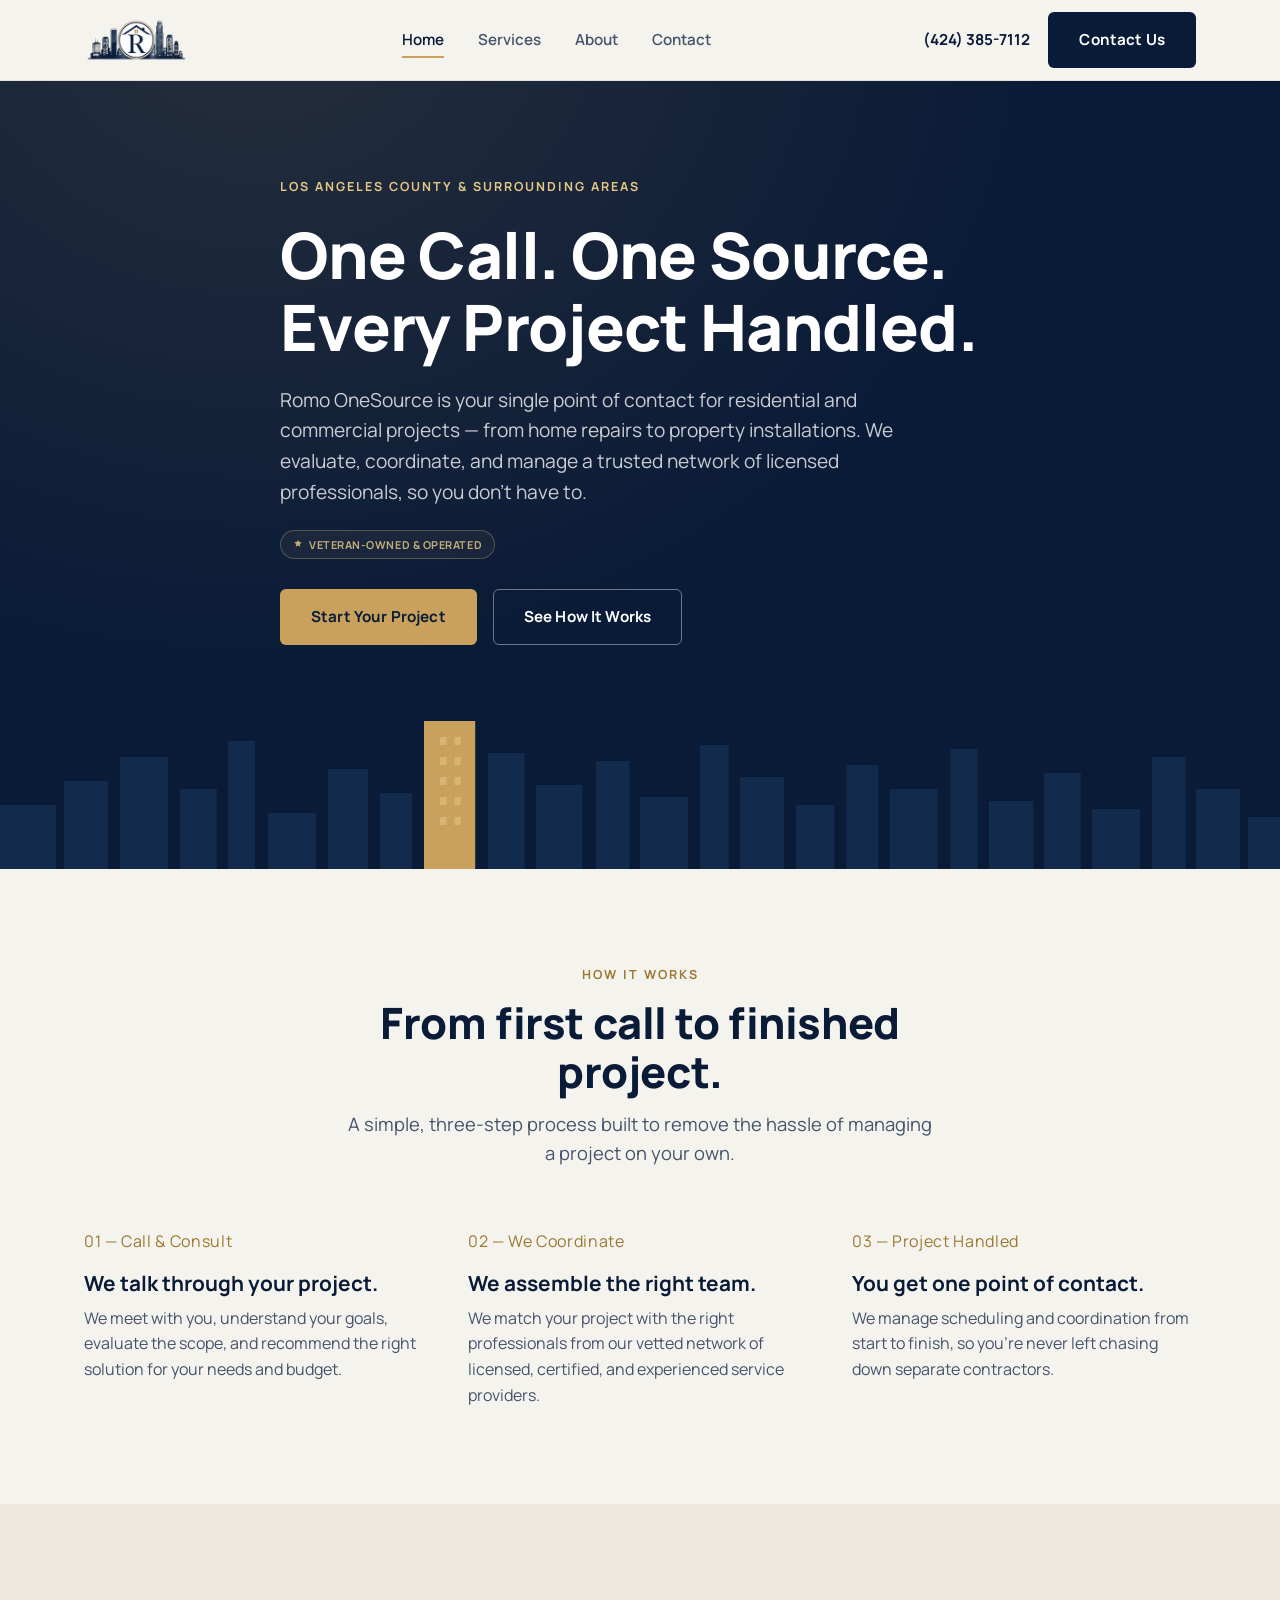
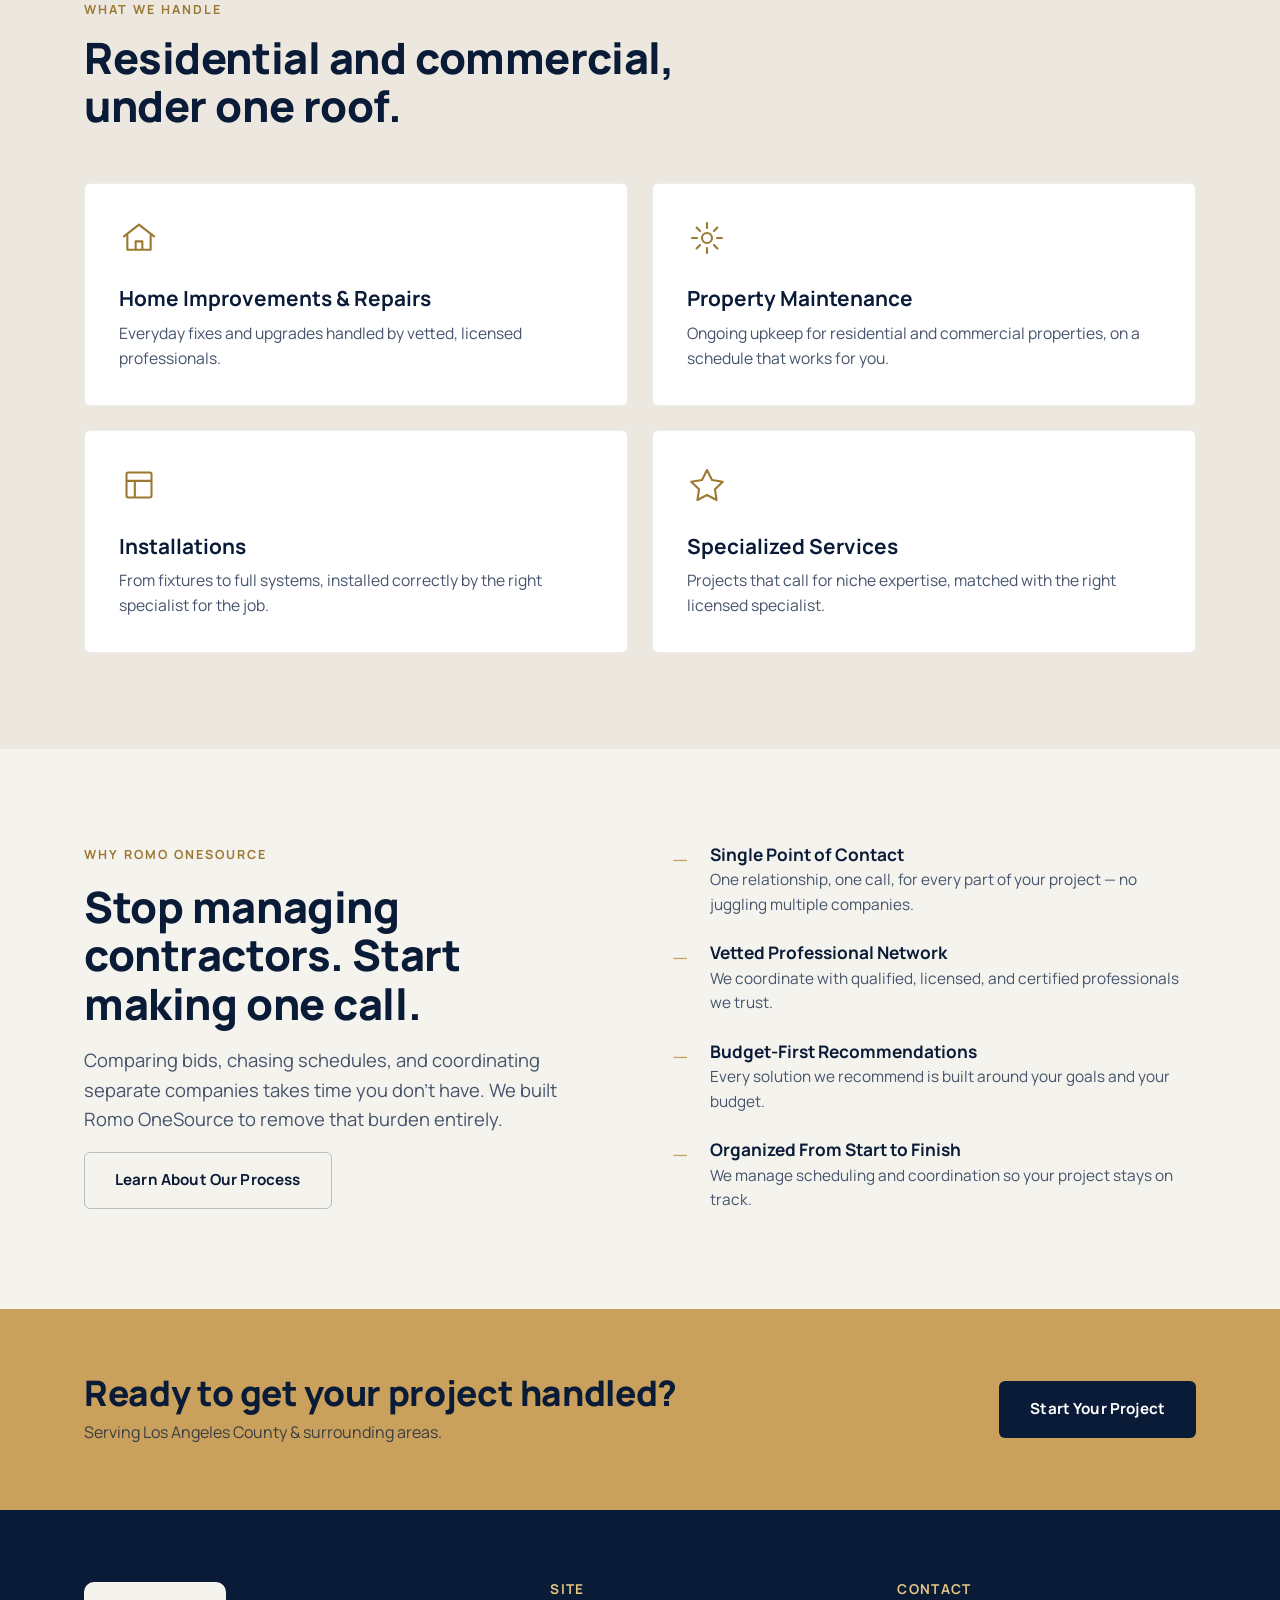
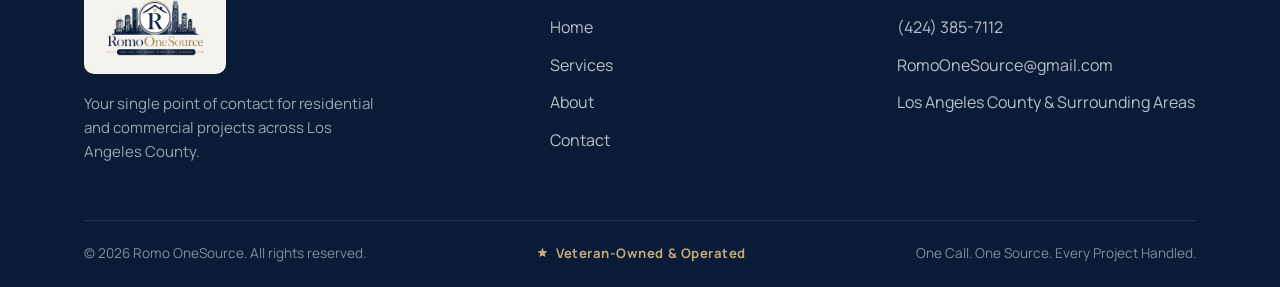
<file: index.html>
<!DOCTYPE html>
<html lang="en">
<head>
<meta charset="UTF-8">
<meta name="viewport" content="width=device-width, initial-scale=1.0">
<title>Romo OneSource | One Call. One Source. Every Project Handled.</title>
<meta name="description" content="Romo OneSource is your single point of contact for residential and commercial projects across Los Angeles County — home improvements, repairs, maintenance, installations, and specialized services.">
<link rel="icon" href="assets/logo.png">
<link rel="preconnect" href="https://fonts.googleapis.com">
<link rel="preconnect" href="https://fonts.gstatic.com" crossorigin>
<link href="https://fonts.googleapis.com/css2?family=Manrope:wght@400;500;600;700;800&display=swap" rel="stylesheet">
<link rel="stylesheet" href="css/style.css">
</head>
<body>

<header class="site-header">
  <div class="container">
    <a href="index.html" class="brand" aria-label="Romo OneSource home">
      <img src="assets/logo-icon.png" alt="Romo OneSource">
    </a>
    <nav>
      <ul class="nav-links" id="navLinks">
        <li><a href="index.html" aria-current="page">Home</a></li>
        <li><a href="services.html">Services</a></li>
        <li><a href="about.html">About</a></li>
        <li><a href="contact.html">Contact</a></li>
      </ul>
    </nav>
    <div class="header-actions">
      <a class="header-phone" href="tel:14243857112">(424) 385-7112</a>
      <a class="btn btn-ink" href="contact.html">Contact Us</a>
      <button class="nav-toggle" id="navToggle" aria-label="Toggle menu" aria-expanded="false" aria-controls="navLinks">
        <span></span><span></span><span></span>
      </button>
    </div>
  </div>
</header>

<section class="hero">
  <div class="container hero-inner">
    <span class="eyebrow on-dark">Los Angeles County &amp; Surrounding Areas</span>
    <h1>One Call. One Source.<br>Every Project Handled.</h1>
    <p class="lede">Romo OneSource is your single point of contact for residential and commercial projects — from home repairs to property installations. We evaluate, coordinate, and manage a trusted network of licensed professionals, so you don't have to.</p>
    <span class="badge-veteran-sm">
      <svg viewBox="0 0 24 24" fill="currentColor" xmlns="http://www.w3.org/2000/svg"><path d="M12 1.5l2.6 5.9 6.4.6-4.8 4.3 1.4 6.3L12 15.6l-5.6 3 1.4-6.3-4.8-4.3 6.4-.6L12 1.5z"/></svg>
      Veteran-Owned &amp; Operated
    </span>
    <div class="hero-actions">
      <a class="btn btn-brass" href="contact.html">Start Your Project</a>
      <a class="btn btn-outline-dark" href="#how-it-works">See How It Works</a>
    </div>
  </div>
  <svg class="skyline-divider hero-skyline" viewBox="0 0 1600 200" preserveAspectRatio="none" xmlns="http://www.w3.org/2000/svg" aria-hidden="true">
    <rect class="building" x="0" y="120" width="70" height="80"/>
    <rect class="building" x="80" y="90" width="55" height="110"/>
    <rect class="building" x="150" y="60" width="60" height="140"/>
    <rect class="building" x="225" y="100" width="46" height="100"/>
    <rect class="building" x="285" y="40" width="34" height="160"/>
    <rect class="building" x="335" y="130" width="60" height="70"/>
    <rect class="building" x="410" y="75" width="50" height="125"/>
    <rect class="building" x="475" y="105" width="40" height="95"/>
    <rect class="building-accent" x="530" y="15" width="64" height="185"/>
    <rect class="building" x="610" y="55" width="46" height="145"/>
    <rect class="building" x="670" y="95" width="58" height="105"/>
    <rect class="building" x="745" y="65" width="42" height="135"/>
    <rect class="building" x="800" y="110" width="60" height="90"/>
    <rect class="building" x="875" y="45" width="36" height="155"/>
    <rect class="building" x="925" y="85" width="55" height="115"/>
    <rect class="building" x="995" y="120" width="48" height="80"/>
    <rect class="building" x="1058" y="70" width="40" height="130"/>
    <rect class="building" x="1112" y="100" width="60" height="100"/>
    <rect class="building" x="1188" y="50" width="34" height="150"/>
    <rect class="building" x="1236" y="115" width="56" height="85"/>
    <rect class="building" x="1305" y="80" width="46" height="120"/>
    <rect class="building" x="1365" y="125" width="60" height="75"/>
    <rect class="building" x="1440" y="60" width="42" height="140"/>
    <rect class="building" x="1495" y="100" width="55" height="100"/>
    <rect class="building" x="1560" y="135" width="40" height="65"/>
    <g class="window">
      <rect x="550" y="35" width="8" height="10"/><rect x="550" y="60" width="8" height="10"/><rect x="550" y="85" width="8" height="10"/><rect x="550" y="110" width="8" height="10"/><rect x="550" y="135" width="8" height="10"/>
      <rect x="568" y="35" width="8" height="10"/><rect x="568" y="60" width="8" height="10"/><rect x="568" y="85" width="8" height="10"/><rect x="568" y="110" width="8" height="10"/><rect x="568" y="135" width="8" height="10"/>
    </g>
  </svg>
</section>

<section class="section" id="how-it-works">
  <div class="container">
    <div class="section-head center">
      <span class="eyebrow">How It Works</span>
      <h2>From first call to finished project.</h2>
      <p class="lede" style="margin: 0 auto;">A simple, three-step process built to remove the hassle of managing a project on your own.</p>
    </div>
    <div class="process">
      <div class="process-step">
        <span class="process-tag">01 — Call &amp; Consult</span>
        <h3>We talk through your project.</h3>
        <p>We meet with you, understand your goals, evaluate the scope, and recommend the right solution for your needs and budget.</p>
      </div>
      <div class="process-step">
        <span class="process-tag">02 — We Coordinate</span>
        <h3>We assemble the right team.</h3>
        <p>We match your project with the right professionals from our vetted network of licensed, certified, and experienced service providers.</p>
      </div>
      <div class="process-step">
        <span class="process-tag">03 — Project Handled</span>
        <h3>You get one point of contact.</h3>
        <p>We manage scheduling and coordination from start to finish, so you're never left chasing down separate contractors.</p>
      </div>
    </div>
  </div>
</section>

<section class="section section-alt">
  <div class="container">
    <div class="section-head">
      <span class="eyebrow">What We Handle</span>
      <h2>Residential and commercial, under one roof.</h2>
    </div>
    <div class="services-grid">
      <div class="service-card">
        <svg class="service-icon" viewBox="0 0 48 48" fill="none" xmlns="http://www.w3.org/2000/svg"><path d="M6 22 24 8l18 14" stroke="currentColor" stroke-width="2.5" stroke-linecap="round" stroke-linejoin="round"/><path d="M10 20v18h28V20" stroke="currentColor" stroke-width="2.5" stroke-linejoin="round"/><path d="M20 38v-10h8v10" stroke="currentColor" stroke-width="2.5" stroke-linejoin="round"/></svg>
        <h3>Home Improvements &amp; Repairs</h3>
        <p>Everyday fixes and upgrades handled by vetted, licensed professionals.</p>
      </div>
      <div class="service-card">
        <svg class="service-icon" viewBox="0 0 48 48" fill="none" xmlns="http://www.w3.org/2000/svg"><circle cx="24" cy="24" r="6" stroke="currentColor" stroke-width="2.5"/><path d="M24 6v6M24 36v6M42 24h-6M12 24H6M36.5 11.5l-4.2 4.2M15.7 32.3l-4.2 4.2M36.5 36.5l-4.2-4.2M15.7 15.7l-4.2-4.2" stroke="currentColor" stroke-width="2.5" stroke-linecap="round"/></svg>
        <h3>Property Maintenance</h3>
        <p>Ongoing upkeep for residential and commercial properties, on a schedule that works for you.</p>
      </div>
      <div class="service-card">
        <svg class="service-icon" viewBox="0 0 48 48" fill="none" xmlns="http://www.w3.org/2000/svg"><rect x="9" y="9" width="30" height="30" rx="2" stroke="currentColor" stroke-width="2.5"/><path d="M9 19h30M19 39V19" stroke="currentColor" stroke-width="2.5"/></svg>
        <h3>Installations</h3>
        <p>From fixtures to full systems, installed correctly by the right specialist for the job.</p>
      </div>
      <div class="service-card">
        <svg class="service-icon" viewBox="0 0 48 48" fill="none" xmlns="http://www.w3.org/2000/svg"><path d="M24 6 30 18l13 2-9.5 9 2 13L24 36l-11.5 6 2-13L5 20l13-2 6-12Z" stroke="currentColor" stroke-width="2.5" stroke-linejoin="round"/></svg>
        <h3>Specialized Services</h3>
        <p>Projects that call for niche expertise, matched with the right licensed specialist.</p>
      </div>
    </div>
  </div>
</section>

<section class="section">
  <div class="container split">
    <div class="stack">
      <span class="eyebrow">Why Romo OneSource</span>
      <h2>Stop managing contractors. Start making one call.</h2>
      <p class="lede">Comparing bids, chasing schedules, and coordinating separate companies takes time you don't have. We built Romo OneSource to remove that burden entirely.</p>
      <a class="btn btn-outline-light" href="about.html" style="width: fit-content;">Learn About Our Process</a>
    </div>
    <ul class="value-list">
      <li>
        <span class="mark">—</span>
        <div>
          <h3>Single Point of Contact</h3>
          <p>One relationship, one call, for every part of your project — no juggling multiple companies.</p>
        </div>
      </li>
      <li>
        <span class="mark">—</span>
        <div>
          <h3>Vetted Professional Network</h3>
          <p>We coordinate with qualified, licensed, and certified professionals we trust.</p>
        </div>
      </li>
      <li>
        <span class="mark">—</span>
        <div>
          <h3>Budget-First Recommendations</h3>
          <p>Every solution we recommend is built around your goals and your budget.</p>
        </div>
      </li>
      <li>
        <span class="mark">—</span>
        <div>
          <h3>Organized From Start to Finish</h3>
          <p>We manage scheduling and coordination so your project stays on track.</p>
        </div>
      </li>
    </ul>
  </div>
</section>

<section class="cta-band">
  <div class="container cta-band-inner">
    <div>
      <h2>Ready to get your project handled?</h2>
      <p>Serving Los Angeles County &amp; surrounding areas.</p>
    </div>
    <a class="btn btn-ink" href="contact.html">Start Your Project</a>
  </div>
</section>

<footer class="site-footer">
  <div class="container">
    <div class="footer-grid">
      <div class="footer-brand">
        <div class="footer-logo-plate">
          <img src="assets/logo.png" alt="Romo OneSource">
        </div>
        <p>Your single point of contact for residential and commercial projects across Los Angeles County.</p>
      </div>
      <div class="footer-col">
        <h3>Site</h3>
        <ul>
          <li><a href="index.html">Home</a></li>
          <li><a href="services.html">Services</a></li>
          <li><a href="about.html">About</a></li>
          <li><a href="contact.html">Contact</a></li>
        </ul>
      </div>
      <div class="footer-col">
        <h3>Contact</h3>
        <ul>
          <li><a href="tel:14243857112">(424) 385-7112</a></li>
          <li><a href="mailto:RomoOneSource@gmail.com">RomoOneSource@gmail.com</a></li>
          <li>Los Angeles County &amp; Surrounding Areas</li>
        </ul>
      </div>
    </div>
    <div class="footer-bottom">
      <span>© <span id="year"></span> Romo OneSource. All rights reserved.</span>
      <span class="footer-bottom-badge">
        <svg viewBox="0 0 24 24" fill="currentColor" xmlns="http://www.w3.org/2000/svg"><path d="M12 1.5l2.6 5.9 6.4.6-4.8 4.3 1.4 6.3L12 15.6l-5.6 3 1.4-6.3-4.8-4.3 6.4-.6L12 1.5z"/></svg>
        Veteran-Owned &amp; Operated
      </span>
      <span>One Call. One Source. Every Project Handled.</span>
    </div>
  </div>
</footer>

<script src="js/main.js"></script>
</body>
</html>
</file>
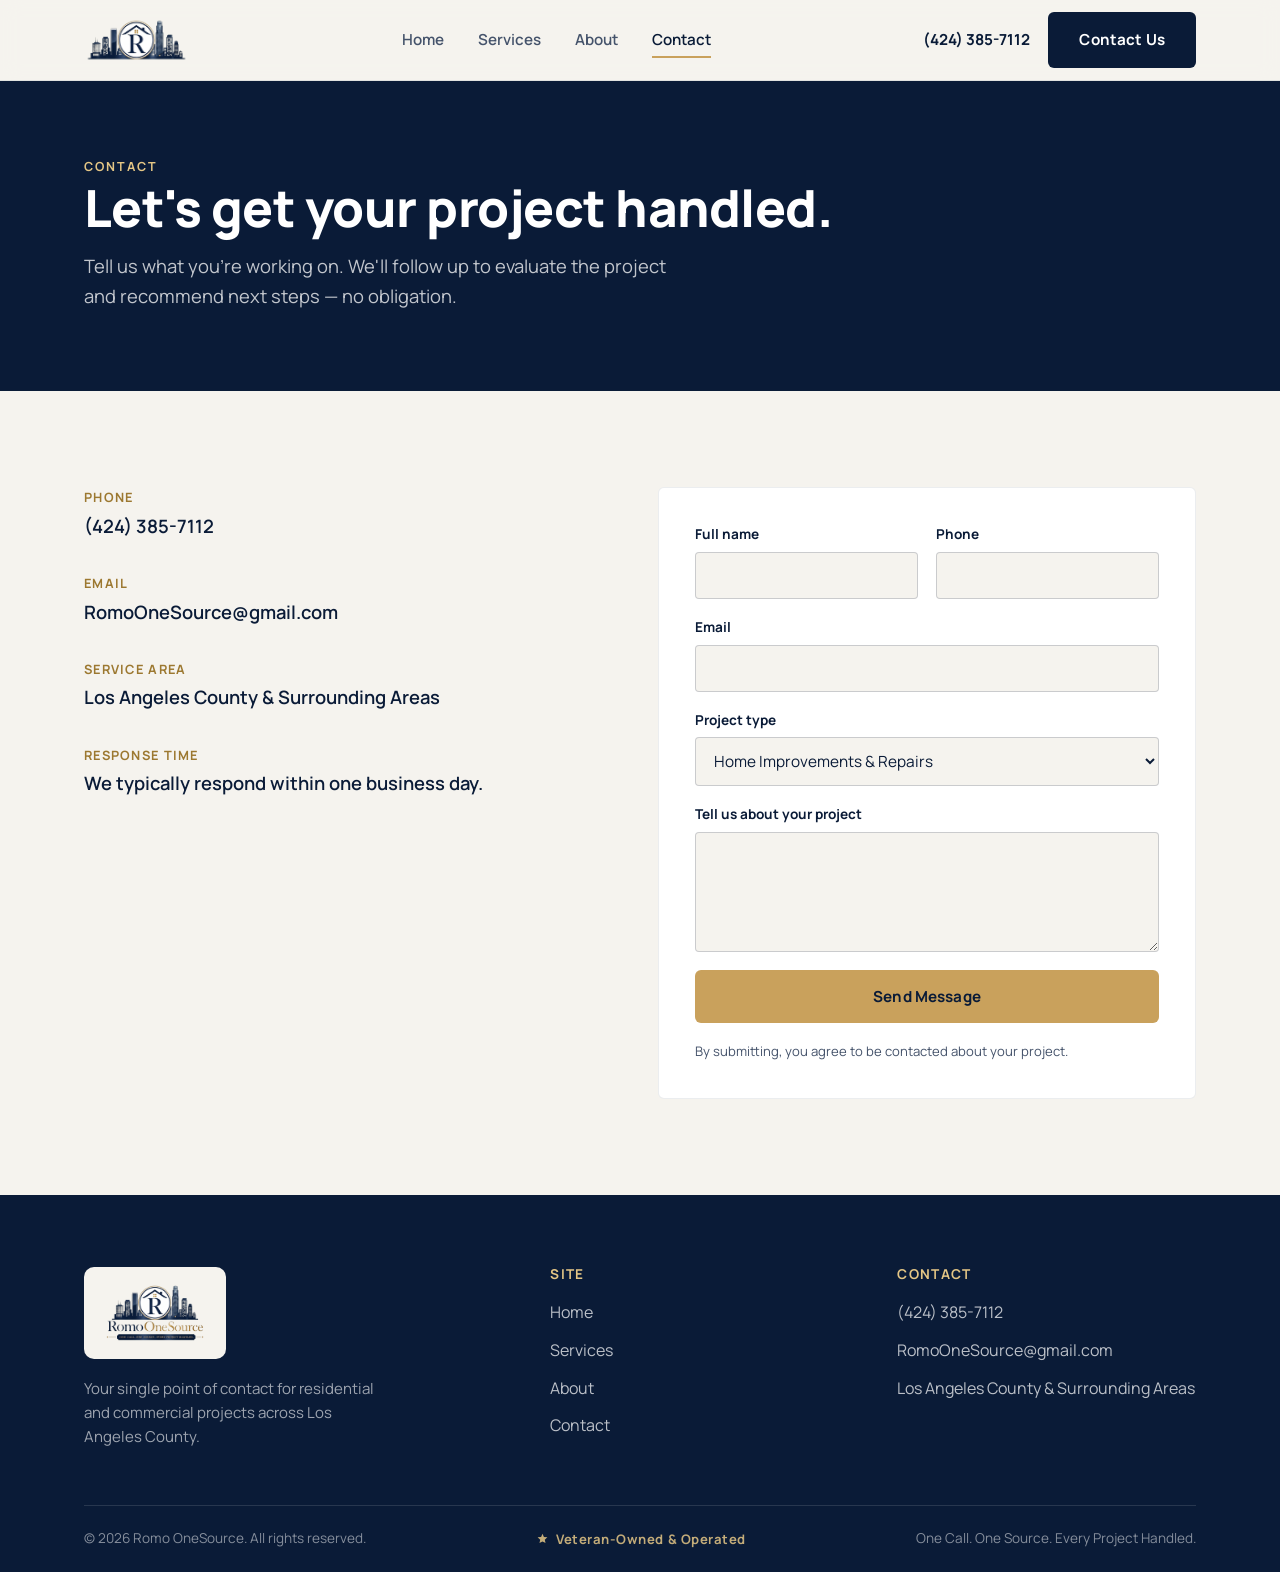
<file: about.html>
<!DOCTYPE html>
<html lang="en">
<head>
<meta charset="UTF-8">
<meta name="viewport" content="width=device-width, initial-scale=1.0">
<title>Contact | Romo OneSource</title>
<meta name="description" content="Reach out to Romo OneSource. Call, email, or send a message and we'll get back to you to evaluate your project.">
<link rel="icon" href="assets/logo.png">
<link rel="preconnect" href="https://fonts.googleapis.com">
<link rel="preconnect" href="https://fonts.gstatic.com" crossorigin>
<link href="https://fonts.googleapis.com/css2?family=Manrope:wght@400;500;600;700;800&display=swap" rel="stylesheet">
<link rel="stylesheet" href="css/style.css">
</head>
<body>

<header class="site-header">
  <div class="container">
    <a href="index.html" class="brand" aria-label="Romo OneSource home">
      <img src="assets/logo-icon.png" alt="Romo OneSource">
    </a>
    <nav>
      <ul class="nav-links" id="navLinks">
        <li><a href="index.html">Home</a></li>
        <li><a href="services.html">Services</a></li>
        <li><a href="about.html">About</a></li>
        <li><a href="contact.html" aria-current="page">Contact</a></li>
      </ul>
    </nav>
    <div class="header-actions">
      <a class="header-phone" href="tel:14243857112">(424) 385-7112</a>
      <a class="btn btn-ink" href="contact.html">Contact Us</a>
      <button class="nav-toggle" id="navToggle" aria-label="Toggle menu" aria-expanded="false" aria-controls="navLinks">
        <span></span><span></span><span></span>
      </button>
    </div>
  </div>
</header>

<section class="page-hero">
  <div class="container">
    <span class="eyebrow on-dark">Contact</span>
    <h1>Let's get your project handled.</h1>
    <p class="lede">Tell us what you're working on. We'll follow up to evaluate the project and recommend next steps — no obligation.</p>
  </div>
</section>

<section class="section">
  <div class="container contact-layout">
    <div class="contact-info">
      <div class="contact-info-item">
        <span class="label">Phone</span>
        <span class="value"><a href="tel:14243857112">(424) 385-7112</a></span>
      </div>
      <div class="contact-info-item">
        <span class="label">Email</span>
        <span class="value"><a href="mailto:RomoOneSource@gmail.com">RomoOneSource@gmail.com</a></span>
      </div>
      <div class="contact-info-item">
        <span class="label">Service Area</span>
        <span class="value">Los Angeles County &amp; Surrounding Areas</span>
      </div>
      <div class="contact-info-item">
        <span class="label">Response Time</span>
        <span class="value">We typically respond within one business day.</span>
      </div>
    </div>

    <form class="contact-form" id="contact-form" action="https://formspree.io/f/mgawbnre" method="POST">
      <div class="form-row">
        <div class="field">
          <label for="name">Full name</label>
          <input type="text" id="name" name="name" required>
        </div>
        <div class="field">
          <label for="phone">Phone</label>
          <input type="tel" id="phone" name="phone" required>
        </div>
      </div>
      <div class="field">
        <label for="email">Email</label>
        <input type="email" id="email" name="email" required>
      </div>
      <div class="field">
        <label for="project-type">Project type</label>
        <select id="project-type" name="project_type">
          <option value="Home Improvements & Repairs">Home Improvements &amp; Repairs</option>
          <option value="Property Maintenance">Property Maintenance</option>
          <option value="Installations">Installations</option>
          <option value="Specialized Services">Specialized Services</option>
          <option value="Not Sure">Not sure yet</option>
        </select>
      </div>
      <div class="field">
        <label for="message">Tell us about your project</label>
        <textarea id="message" name="message" required></textarea>
      </div>
      <input type="hidden" name="_subject" value="New project inquiry — Romo OneSource website">
      <button type="submit" class="btn btn-brass" id="contact-submit-btn">Send Message</button>
      <p class="form-note">By submitting, you agree to be contacted about your project.</p>
      <div id="form-success" class="form-status form-status-success" role="status" hidden>
        Thanks — your message has been sent. We'll be in touch within one business day.
      </div>
      <div id="form-error" class="form-status form-status-error" role="alert" hidden>
        Something went wrong sending your message. Please try again, or email us directly at
        <a href="mailto:RomoOneSource@gmail.com">RomoOneSource@gmail.com</a>.
      </div>
    </form>
  </div>
</section>

<footer class="site-footer">
  <div class="container">
    <div class="footer-grid">
      <div class="footer-brand">
        <div class="footer-logo-plate">
          <img src="assets/logo.png" alt="Romo OneSource">
        </div>
        <p>Your single point of contact for residential and commercial projects across Los Angeles County.</p>
      </div>
      <div class="footer-col">
        <h3>Site</h3>
        <ul>
          <li><a href="index.html">Home</a></li>
          <li><a href="services.html">Services</a></li>
          <li><a href="about.html">About</a></li>
          <li><a href="contact.html">Contact</a></li>
        </ul>
      </div>
      <div class="footer-col">
        <h3>Contact</h3>
        <ul>
          <li><a href="tel:14243857112">(424) 385-7112</a></li>
          <li><a href="mailto:RomoOneSource@gmail.com">RomoOneSource@gmail.com</a></li>
          <li>Los Angeles County &amp; Surrounding Areas</li>
        </ul>
      </div>
    </div>
    <div class="footer-bottom">
      <span>© <span id="year"></span> Romo OneSource. All rights reserved.</span>
      <span class="footer-bottom-badge">
        <svg viewBox="0 0 24 24" fill="currentColor" xmlns="http://www.w3.org/2000/svg"><path d="M12 1.5l2.6 5.9 6.4.6-4.8 4.3 1.4 6.3L12 15.6l-5.6 3 1.4-6.3-4.8-4.3 6.4-.6L12 1.5z"/></svg>
        Veteran-Owned &amp; Operated
      </span>
      <span>One Call. One Source. Every Project Handled.</span>
    </div>
  </div>
</footer>

<script src="js/main.js"></script>
</body>
</html>
</file>
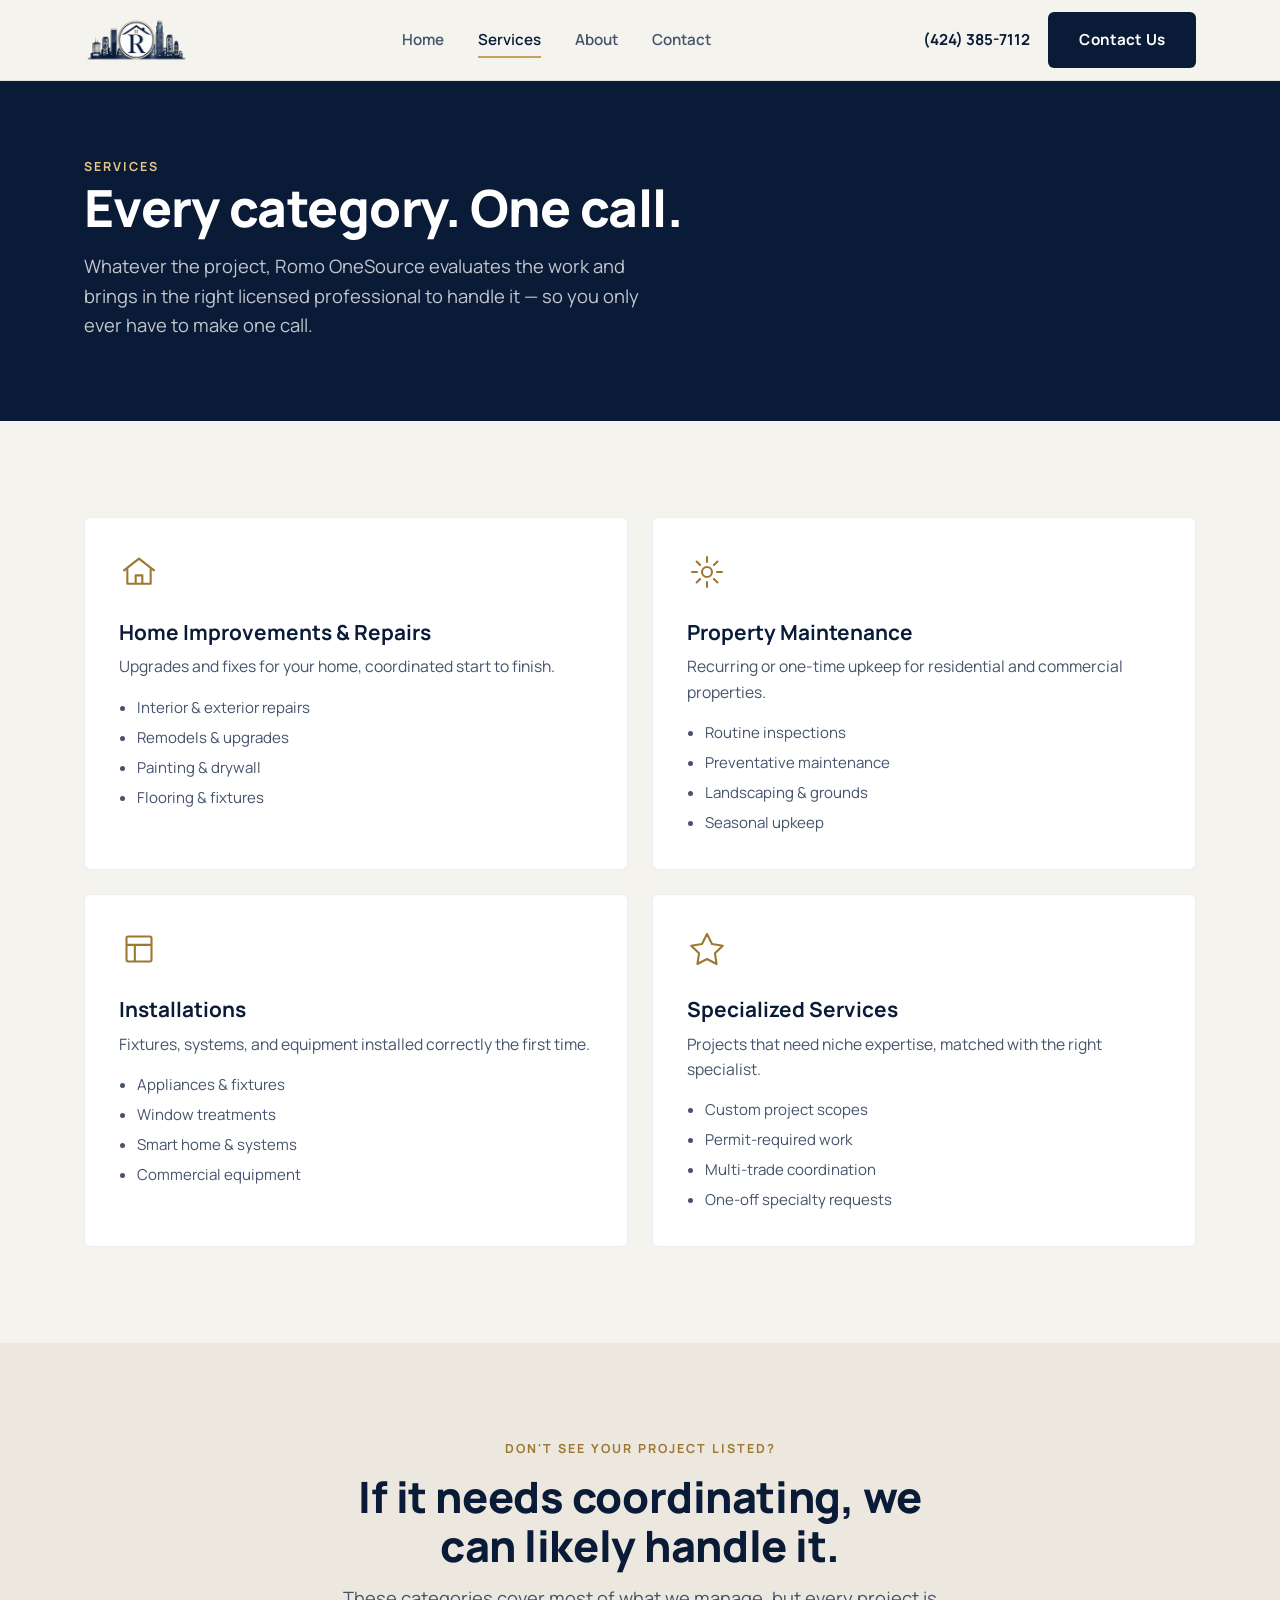
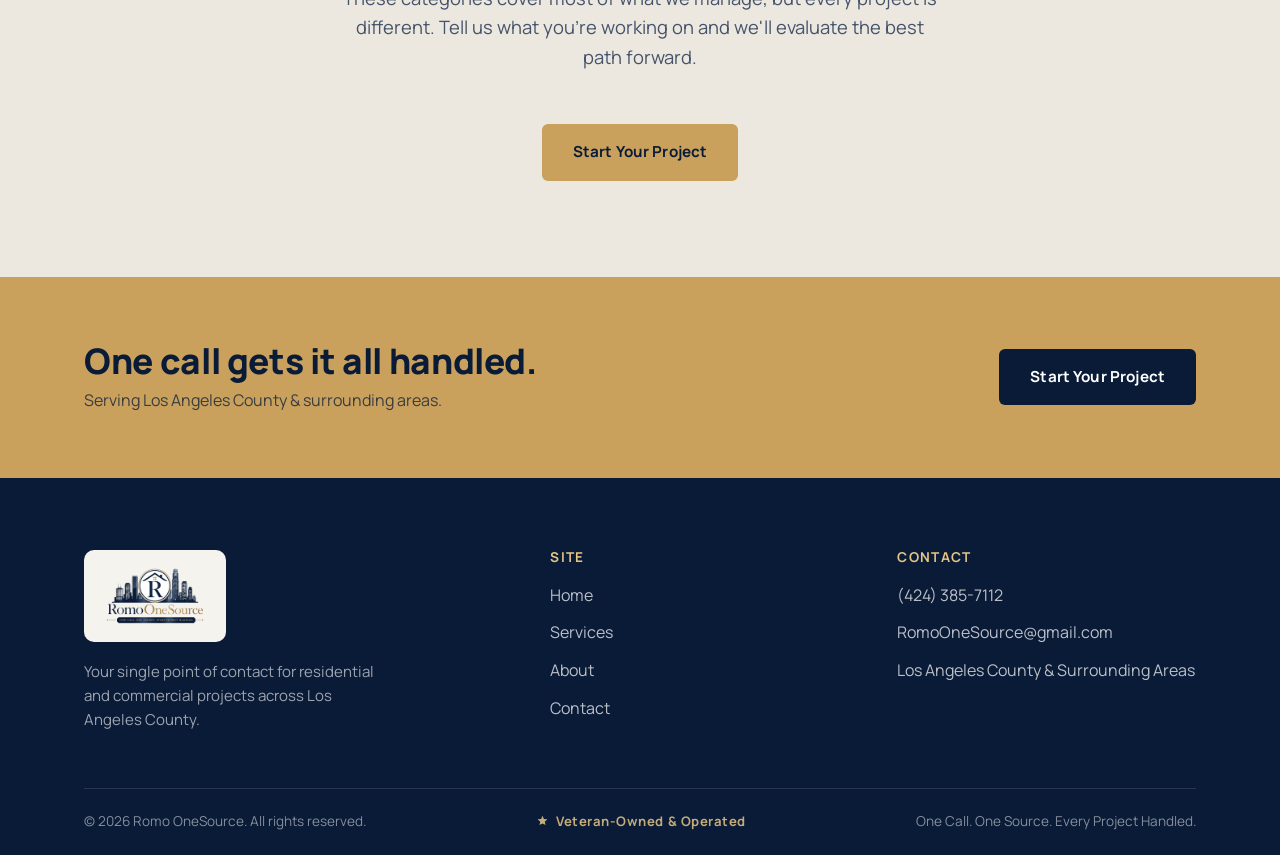
<file: services.html>
<!DOCTYPE html>
<html lang="en">
<head>
<meta charset="UTF-8">
<meta name="viewport" content="width=device-width, initial-scale=1.0">
<title>Services | Romo OneSource</title>
<meta name="description" content="Home improvements & repairs, property maintenance, installations, and specialized services — coordinated through a single point of contact.">
<link rel="icon" href="assets/logo.png">
<link rel="preconnect" href="https://fonts.googleapis.com">
<link rel="preconnect" href="https://fonts.gstatic.com" crossorigin>
<link href="https://fonts.googleapis.com/css2?family=Manrope:wght@400;500;600;700;800&display=swap" rel="stylesheet">
<link rel="stylesheet" href="css/style.css">
</head>
<body>

<header class="site-header">
  <div class="container">
    <a href="index.html" class="brand" aria-label="Romo OneSource home">
      <img src="assets/logo-icon.png" alt="Romo OneSource">
    </a>
    <nav>
      <ul class="nav-links" id="navLinks">
        <li><a href="index.html">Home</a></li>
        <li><a href="services.html" aria-current="page">Services</a></li>
        <li><a href="about.html">About</a></li>
        <li><a href="contact.html">Contact</a></li>
      </ul>
    </nav>
    <div class="header-actions">
      <a class="header-phone" href="tel:14243857112">(424) 385-7112</a>
      <a class="btn btn-ink" href="contact.html">Contact Us</a>
      <button class="nav-toggle" id="navToggle" aria-label="Toggle menu" aria-expanded="false" aria-controls="navLinks">
        <span></span><span></span><span></span>
      </button>
    </div>
  </div>
</header>

<section class="page-hero">
  <div class="container">
    <span class="eyebrow on-dark">Services</span>
    <h1>Every category. One call.</h1>
    <p class="lede">Whatever the project, Romo OneSource evaluates the work and brings in the right licensed professional to handle it — so you only ever have to make one call.</p>
  </div>
</section>

<section class="section">
  <div class="container">
    <div class="services-grid">
      <div class="service-card">
        <svg class="service-icon" viewBox="0 0 48 48" fill="none" xmlns="http://www.w3.org/2000/svg"><path d="M6 22 24 8l18 14" stroke="currentColor" stroke-width="2.5" stroke-linecap="round" stroke-linejoin="round"/><path d="M10 20v18h28V20" stroke="currentColor" stroke-width="2.5" stroke-linejoin="round"/><path d="M20 38v-10h8v10" stroke="currentColor" stroke-width="2.5" stroke-linejoin="round"/></svg>
        <h3>Home Improvements &amp; Repairs</h3>
        <p>Upgrades and fixes for your home, coordinated start to finish.</p>
        <ul>
          <li>Interior &amp; exterior repairs</li>
          <li>Remodels &amp; upgrades</li>
          <li>Painting &amp; drywall</li>
          <li>Flooring &amp; fixtures</li>
        </ul>
      </div>
      <div class="service-card">
        <svg class="service-icon" viewBox="0 0 48 48" fill="none" xmlns="http://www.w3.org/2000/svg"><circle cx="24" cy="24" r="6" stroke="currentColor" stroke-width="2.5"/><path d="M24 6v6M24 36v6M42 24h-6M12 24H6M36.5 11.5l-4.2 4.2M15.7 32.3l-4.2 4.2M36.5 36.5l-4.2-4.2M15.7 15.7l-4.2-4.2" stroke="currentColor" stroke-width="2.5" stroke-linecap="round"/></svg>
        <h3>Property Maintenance</h3>
        <p>Recurring or one-time upkeep for residential and commercial properties.</p>
        <ul>
          <li>Routine inspections</li>
          <li>Preventative maintenance</li>
          <li>Landscaping &amp; grounds</li>
          <li>Seasonal upkeep</li>
        </ul>
      </div>
      <div class="service-card">
        <svg class="service-icon" viewBox="0 0 48 48" fill="none" xmlns="http://www.w3.org/2000/svg"><rect x="9" y="9" width="30" height="30" rx="2" stroke="currentColor" stroke-width="2.5"/><path d="M9 19h30M19 39V19" stroke="currentColor" stroke-width="2.5"/></svg>
        <h3>Installations</h3>
        <p>Fixtures, systems, and equipment installed correctly the first time.</p>
        <ul>
          <li>Appliances &amp; fixtures</li>
          <li>Window treatments</li>
          <li>Smart home &amp; systems</li>
          <li>Commercial equipment</li>
        </ul>
      </div>
      <div class="service-card">
        <svg class="service-icon" viewBox="0 0 48 48" fill="none" xmlns="http://www.w3.org/2000/svg"><path d="M24 6 30 18l13 2-9.5 9 2 13L24 36l-11.5 6 2-13L5 20l13-2 6-12Z" stroke="currentColor" stroke-width="2.5" stroke-linejoin="round"/></svg>
        <h3>Specialized Services</h3>
        <p>Projects that need niche expertise, matched with the right specialist.</p>
        <ul>
          <li>Custom project scopes</li>
          <li>Permit-required work</li>
          <li>Multi-trade coordination</li>
          <li>One-off specialty requests</li>
        </ul>
      </div>
    </div>
  </div>
</section>

<section class="section section-alt">
  <div class="container">
    <div class="section-head center">
      <span class="eyebrow">Don't See Your Project Listed?</span>
      <h2>If it needs coordinating, we can likely handle it.</h2>
      <p class="lede" style="margin: 0 auto;">These categories cover most of what we manage, but every project is different. Tell us what you're working on and we'll evaluate the best path forward.</p>
    </div>
    <div style="text-align: center;">
      <a class="btn btn-brass" href="contact.html">Start Your Project</a>
    </div>
  </div>
</section>

<section class="cta-band">
  <div class="container cta-band-inner">
    <div>
      <h2>One call gets it all handled.</h2>
      <p>Serving Los Angeles County &amp; surrounding areas.</p>
    </div>
    <a class="btn btn-ink" href="contact.html">Start Your Project</a>
  </div>
</section>

<footer class="site-footer">
  <div class="container">
    <div class="footer-grid">
      <div class="footer-brand">
        <div class="footer-logo-plate">
          <img src="assets/logo.png" alt="Romo OneSource">
        </div>
        <p>Your single point of contact for residential and commercial projects across Los Angeles County.</p>
      </div>
      <div class="footer-col">
        <h3>Site</h3>
        <ul>
          <li><a href="index.html">Home</a></li>
          <li><a href="services.html">Services</a></li>
          <li><a href="about.html">About</a></li>
          <li><a href="contact.html">Contact</a></li>
        </ul>
      </div>
      <div class="footer-col">
        <h3>Contact</h3>
        <ul>
          <li><a href="tel:14243857112">(424) 385-7112</a></li>
          <li><a href="mailto:RomoOneSource@gmail.com">RomoOneSource@gmail.com</a></li>
          <li>Los Angeles County &amp; Surrounding Areas</li>
        </ul>
      </div>
    </div>
    <div class="footer-bottom">
      <span>© <span id="year"></span> Romo OneSource. All rights reserved.</span>
      <span class="footer-bottom-badge">
        <svg viewBox="0 0 24 24" fill="currentColor" xmlns="http://www.w3.org/2000/svg"><path d="M12 1.5l2.6 5.9 6.4.6-4.8 4.3 1.4 6.3L12 15.6l-5.6 3 1.4-6.3-4.8-4.3 6.4-.6L12 1.5z"/></svg>
        Veteran-Owned &amp; Operated
      </span>
      <span>One Call. One Source. Every Project Handled.</span>
    </div>
  </div>
</footer>

<script src="js/main.js"></script>
</body>
</html>
</file>
<file: css/style.css>
/* ==========================================================================
   Romo OneSource — Design Tokens
   ========================================================================== */
:root {
  --ink: #0A1B37;
  --ink-2: #122A4C;
  --ink-soft: #45536B;
  --paper: #F5F3EE;
  --paper-2: #ECE8DF;
  --white: #FFFFFF;
  --brass: #C9A15C;
  --brass-light: #E4C685;
  --brass-deep: #9C7830;

  --font-display: "Manrope", -apple-system, BlinkMacSystemFont, "Segoe UI", sans-serif;
  --font-body: "Manrope", -apple-system, BlinkMacSystemFont, "Segoe UI", sans-serif;

  --container: 1160px;
  --radius: 6px;
  --shadow: 0 10px 30px rgba(10, 27, 55, 0.10);
}

* { box-sizing: border-box; }
html { scroll-behavior: smooth; }

@media (prefers-reduced-motion: reduce) {
  html { scroll-behavior: auto; }
  * { animation-duration: 0.01ms !important; animation-iteration-count: 1 !important; transition-duration: 0.01ms !important; }
}

body {
  margin: 0;
  font-family: var(--font-body);
  color: var(--ink);
  background: var(--paper);
  line-height: 1.6;
  -webkit-font-smoothing: antialiased;
}

img { max-width: 100%; display: block; }

a { color: inherit; text-decoration: none; }

:focus-visible {
  outline: 2px solid var(--brass);
  outline-offset: 3px;
}

.container {
  max-width: var(--container);
  margin: 0 auto;
  padding: 0 24px;
}

.eyebrow {
  font-family: var(--font-body);
  font-weight: 700;
  font-size: 12.5px;
  letter-spacing: 0.16em;
  text-transform: uppercase;
  color: var(--brass-deep);
}

.eyebrow.on-dark { color: var(--brass-light); }

h1, h2, h3 {
  font-family: var(--font-display);
  font-weight: 600;
  line-height: 1.12;
  margin: 0;
  color: var(--ink);
}

h1 { font-size: clamp(2.4rem, 5vw, 4rem); font-weight: 800; letter-spacing: -0.01em; }
h2 { font-size: clamp(1.9rem, 3.4vw, 2.7rem); font-weight: 800; letter-spacing: -0.01em; }
h3 { font-size: 1.3rem; font-weight: 700; }

p { margin: 0; }

.lede {
  font-size: 1.15rem;
  color: var(--ink-soft);
  max-width: 54ch;
}

/* ---- Buttons ---- */
.btn {
  display: inline-flex;
  align-items: center;
  justify-content: center;
  gap: 8px;
  padding: 15px 30px;
  border-radius: var(--radius);
  font-family: var(--font-body);
  font-weight: 700;
  font-size: 0.95rem;
  letter-spacing: 0.01em;
  cursor: pointer;
  border: 1px solid transparent;
  transition: transform 0.15s ease, background 0.2s ease, border-color 0.2s ease, color 0.2s ease;
}
.btn:hover { transform: translateY(-1px); }

.btn-brass {
  background: var(--brass);
  color: var(--ink);
}
.btn-brass:hover { background: var(--brass-light); }

.btn-outline-dark {
  background: transparent;
  color: var(--white);
  border-color: rgba(255,255,255,0.4);
}
.btn-outline-dark:hover { border-color: var(--brass-light); color: var(--brass-light); }

.btn-outline-light {
  background: transparent;
  color: var(--ink);
  border-color: rgba(10,27,55,0.25);
}
.btn-outline-light:hover { border-color: var(--ink); }

.btn-ink {
  background: var(--ink);
  color: var(--white);
}
.btn-ink:hover { background: var(--ink-2); }

/* ==========================================================================
   Header
   ========================================================================== */
.site-header {
  position: sticky;
  top: 0;
  z-index: 100;
  background: rgba(245, 243, 238, 0.92);
  backdrop-filter: blur(10px);
  border-bottom: 1px solid rgba(10,27,55,0.08);
}

.site-header .container {
  display: flex;
  align-items: center;
  justify-content: space-between;
  padding-top: 12px;
  padding-bottom: 12px;
}

.brand {
  display: flex;
  align-items: center;
  gap: 12px;
}
.brand img { height: 46px; width: auto; }

.nav-links {
  display: flex;
  align-items: center;
  gap: 34px;
  list-style: none;
  margin: 0;
  padding: 0;
}

.nav-links a {
  font-weight: 600;
  font-size: 0.95rem;
  color: var(--ink-soft);
  position: relative;
  padding: 4px 0;
}
.nav-links a:hover,
.nav-links a[aria-current="page"] { color: var(--ink); }
.nav-links a[aria-current="page"]::after {
  content: "";
  position: absolute;
  left: 0; right: 0; bottom: -4px;
  height: 2px;
  background: var(--brass);
}

.header-actions { display: flex; align-items: center; gap: 18px; }
.header-phone { font-weight: 700; font-size: 0.95rem; white-space: nowrap; }

.nav-toggle {
  display: none;
  background: none;
  border: none;
  cursor: pointer;
  padding: 6px;
}
.nav-toggle span {
  display: block;
  width: 24px;
  height: 2px;
  background: var(--ink);
  margin: 5px 0;
  transition: transform 0.2s ease, opacity 0.2s ease;
}

@media (max-width: 860px) {
  .nav-links { position: fixed; inset: 68px 0 0 0; background: var(--paper); flex-direction: column; justify-content: flex-start; padding: 36px 24px; gap: 26px; transform: translateY(-8px); opacity: 0; pointer-events: none; transition: opacity 0.2s ease, transform 0.2s ease; }
  .nav-links.open { opacity: 1; transform: translateY(0); pointer-events: auto; }
  .nav-links a { font-size: 1.2rem; }
  .header-phone { display: none; }
  .nav-toggle { display: block; }
}

/* ==========================================================================
   Skyline signature graphic
   ========================================================================== */
.skyline-divider {
  display: block;
  width: 100%;
  height: auto;
}

/* ==========================================================================
   Hero
   ========================================================================== */
.hero {
  background: var(--ink);
  background-image: radial-gradient(ellipse at 20% -10%, rgba(201,161,92,0.14), transparent 55%);
  color: var(--white);
  position: relative;
  overflow: hidden;
}

.hero-inner {
  padding: 96px 0 0;
  display: grid;
  gap: 22px;
  max-width: 720px;
}

.hero h1 { color: var(--white); }

.hero .lede { color: rgba(255,255,255,0.78); font-size: 1.2rem; }

.hero-actions {
  display: flex;
  gap: 16px;
  flex-wrap: wrap;
  margin-top: 8px;
}

.hero-skyline {
  margin-top: 64px;
  color: var(--ink-2);
}
.hero-skyline .building { fill: var(--ink-2); }
.hero-skyline .building-accent { fill: var(--brass); }
.hero-skyline .window { fill: var(--brass-light); opacity: 0.55; }

/* ==========================================================================
   Section scaffolding
   ========================================================================== */
.section { padding: 96px 0; }
.section-tight { padding: 72px 0; }
.section-head { max-width: 620px; margin-bottom: 52px; display: grid; gap: 14px; }
.section-head.center { margin-left: auto; margin-right: auto; text-align: center; }

.section-alt { background: var(--paper-2); }
.section-dark { background: var(--ink); color: var(--white); }
.section-dark h2, .section-dark h3 { color: var(--white); }
.section-dark .lede { color: rgba(255,255,255,0.75); }

/* ==========================================================================
   Process (How it works)
   ========================================================================== */
.process {
  display: grid;
  grid-template-columns: repeat(3, 1fr);
  gap: 40px;
  position: relative;
}

.process-step { position: relative; padding-top: 8px; }
.process-tag {
  font-family: var(--font-display);
  font-size: 1rem;
  color: var(--brass-deep);
  letter-spacing: 0.04em;
  margin-bottom: 18px;
  display: block;
}
.process-step h3 { margin-bottom: 10px; }
.process-step p { color: var(--ink-soft); }

@media (max-width: 780px) {
  .process { grid-template-columns: 1fr; gap: 44px; }
}

/* ==========================================================================
   Services grid
   ========================================================================== */
.services-grid {
  display: grid;
  grid-template-columns: repeat(2, 1fr);
  gap: 24px;
}

.service-card {
  background: var(--white);
  border: 1px solid rgba(10,27,55,0.08);
  border-radius: var(--radius);
  padding: 34px;
  transition: box-shadow 0.2s ease, transform 0.2s ease;
}
.service-card:hover { box-shadow: var(--shadow); transform: translateY(-2px); }

.service-icon {
  width: 40px;
  height: 40px;
  margin-bottom: 22px;
  color: var(--brass-deep);
  stroke-width: 1.6;
}

.service-card h3 { margin-bottom: 10px; }
.service-card p { color: var(--ink-soft); font-size: 0.98rem; }
.service-card ul { margin: 16px 0 0; padding-left: 18px; color: var(--ink-soft); font-size: 0.94rem; display: grid; gap: 6px; }

@media (max-width: 780px) {
  .services-grid { grid-template-columns: 1fr; }
}

/* ==========================================================================
   Split / value props
   ========================================================================== */
.split {
  display: grid;
  grid-template-columns: 1fr 1fr;
  gap: 64px;
  align-items: start;
}

.value-list { list-style: none; margin: 0; padding: 0; display: grid; gap: 26px; }
.value-list li { display: grid; grid-template-columns: 22px 1fr; gap: 16px; }
.value-list .mark { color: var(--brass); font-family: var(--font-display); font-size: 1.3rem; line-height: 1.4; }
.value-list h3 { font-size: 1.08rem; margin-bottom: 4px; }
.value-list p { color: var(--ink-soft); font-size: 0.96rem; }

@media (max-width: 860px) {
  .split { grid-template-columns: 1fr; gap: 40px; }
}

/* ==========================================================================
   CTA band
   ========================================================================== */
.cta-band {
  background: var(--brass);
  color: var(--ink);
  padding: 64px 0;
}
.cta-band-inner {
  display: flex;
  align-items: center;
  justify-content: space-between;
  gap: 24px;
  flex-wrap: wrap;
}
.cta-band h2 { color: var(--ink); font-size: clamp(1.6rem, 3vw, 2.2rem); }
.cta-band p { color: rgba(10,27,55,0.75); margin-top: 8px; }

/* ==========================================================================
   Footer
   ========================================================================== */
.site-footer {
  background: var(--ink);
  color: rgba(255,255,255,0.72);
  padding: 72px 0 0;
  position: relative;
  overflow: hidden;
}

.footer-grid {
  display: grid;
  grid-template-columns: 1.4fr 1fr 1fr;
  gap: 48px;
  padding-bottom: 56px;
}

.footer-brand img { height: 60px; width: auto; display: block; }
.footer-logo-plate {
  display: inline-flex;
  background: var(--paper);
  padding: 16px 20px;
  border-radius: 10px;
  margin-bottom: 18px;
}
.footer-brand p { max-width: 34ch; color: rgba(255,255,255,0.6); font-size: 0.94rem; }

.footer-col h3 {
  font-family: var(--font-body);
  font-size: 0.85rem;
  letter-spacing: 0.1em;
  text-transform: uppercase;
  color: var(--brass-light);
  margin-bottom: 18px;
}
.footer-col ul { list-style: none; margin: 0; padding: 0; display: grid; gap: 12px; }
.footer-col a:hover { color: var(--white); }

.footer-bottom {
  border-top: 1px solid rgba(255,255,255,0.12);
  padding: 22px 0;
  display: flex;
  justify-content: space-between;
  flex-wrap: wrap;
  gap: 10px;
  font-size: 0.85rem;
  color: rgba(255,255,255,0.5);
}

.footer-skyline { opacity: 0.35; margin-top: 8px; }

@media (max-width: 780px) {
  .footer-grid { grid-template-columns: 1fr; gap: 36px; }
}

/* ==========================================================================
   Page hero (interior pages)
   ========================================================================== */
.page-hero {
  background: var(--ink);
  color: var(--white);
  padding: 72px 0 80px;
}
.page-hero h1 { color: var(--white); font-size: clamp(2.1rem, 4vw, 3.2rem); }
.page-hero .lede { color: rgba(255,255,255,0.75); margin-top: 16px; }

/* ==========================================================================
   Contact page
   ========================================================================== */
.contact-layout {
  display: grid;
  grid-template-columns: 1fr 1fr;
  gap: 56px;
  align-items: start;
}

.contact-info { display: grid; gap: 32px; }
.contact-info-item { display: grid; gap: 4px; }
.contact-info-item .label {
  font-size: 0.8rem;
  letter-spacing: 0.1em;
  text-transform: uppercase;
  color: var(--brass-deep);
  font-weight: 700;
}
.contact-info-item .value { font-size: 1.15rem; font-weight: 600; }
.contact-info-item .value a:hover { color: var(--brass-deep); }

form.contact-form { display: grid; gap: 18px; background: var(--white); padding: 36px; border-radius: var(--radius); border: 1px solid rgba(10,27,55,0.08); }
.form-row { display: grid; grid-template-columns: 1fr 1fr; gap: 18px; }
.field { display: grid; gap: 6px; }
.field label { font-size: 0.85rem; font-weight: 700; color: var(--ink); }
.field input, .field select, .field textarea {
  font-family: var(--font-body);
  font-size: 0.96rem;
  padding: 12px 14px;
  border: 1px solid rgba(10,27,55,0.18);
  border-radius: 4px;
  background: var(--paper);
  color: var(--ink);
}
.field input:focus, .field select:focus, .field textarea:focus {
  outline: none;
  border-color: var(--brass-deep);
  background: var(--white);
}
.field textarea { resize: vertical; min-height: 120px; }
.form-note { font-size: 0.82rem; color: var(--ink-soft); }

.form-status {
  font-size: 0.92rem;
  font-weight: 600;
  padding: 12px 14px;
  border-radius: 4px;
}
.form-status-success {
  background: rgba(120, 160, 110, 0.15);
  color: #3E6B34;
}
.form-status-error {
  background: rgba(190, 70, 60, 0.1);
  color: #A03A2E;
}
.form-status-error a { text-decoration: underline; }

@media (max-width: 860px) {
  .contact-layout { grid-template-columns: 1fr; }
  .form-row { grid-template-columns: 1fr; }
  form.contact-form { max-width: 560px; margin: 0 auto; }
}

/* ==========================================================================
   About page
   ========================================================================== */
.about-block { display: grid; gap: 22px; max-width: 68ch; }
.about-block p { color: var(--ink-soft); font-size: 1.05rem; }
.about-block + .about-block { margin-top: 36px; }

.pull-quote {
  font-family: var(--font-display);
  font-size: clamp(1.4rem, 2.4vw, 1.9rem);
  color: var(--ink);
  border-left: 3px solid var(--brass);
  padding-left: 28px;
  margin: 48px 0;
  max-width: 60ch;
}

.badge-veteran {
  display: inline-flex;
  align-items: center;
  gap: 9px;
  padding: 9px 16px;
  border-radius: 999px;
  font-size: 0.76rem;
  font-weight: 700;
  letter-spacing: 0.07em;
  text-transform: uppercase;
  width: fit-content;
}
.badge-veteran svg { width: 15px; height: 15px; flex-shrink: 0; }

.badge-veteran.on-dark {
  border: 1px solid rgba(228, 198, 133, 0.4);
  color: var(--brass-light);
  background: rgba(228, 198, 133, 0.08);
}
.badge-veteran.on-light {
  border: 1px solid rgba(156, 120, 48, 0.35);
  color: var(--brass-deep);
  background: rgba(201, 161, 92, 0.08);
}

.footer-bottom-badge {
  display: inline-flex;
  align-items: center;
  gap: 7px;
  color: rgba(228, 198, 133, 0.85);
  font-weight: 700;
  letter-spacing: 0.04em;
  font-size: 0.82rem;
}
.footer-bottom-badge svg { width: 13px; height: 13px; }
.badge-veteran-sm {
  display: inline-flex;
  align-items: center;
  gap: 6px;
  padding: 5px 12px;
  border-radius: 999px;
  font-size: 0.68rem;
  font-weight: 700;
  letter-spacing: 0.05em;
  text-transform: uppercase;
  width: fit-content;
  border: 1px solid rgba(228, 198, 133, 0.35);
  color: var(--brass-light);
  background: rgba(228, 198, 133, 0.06);
  opacity: 0.85;
}
.badge-veteran-sm svg { width: 10px; height: 10px; flex-shrink: 0; }

/* Utility */
.mt-0 { margin-top: 0; }
.stack { display: grid; gap: 18px; }
</file>
